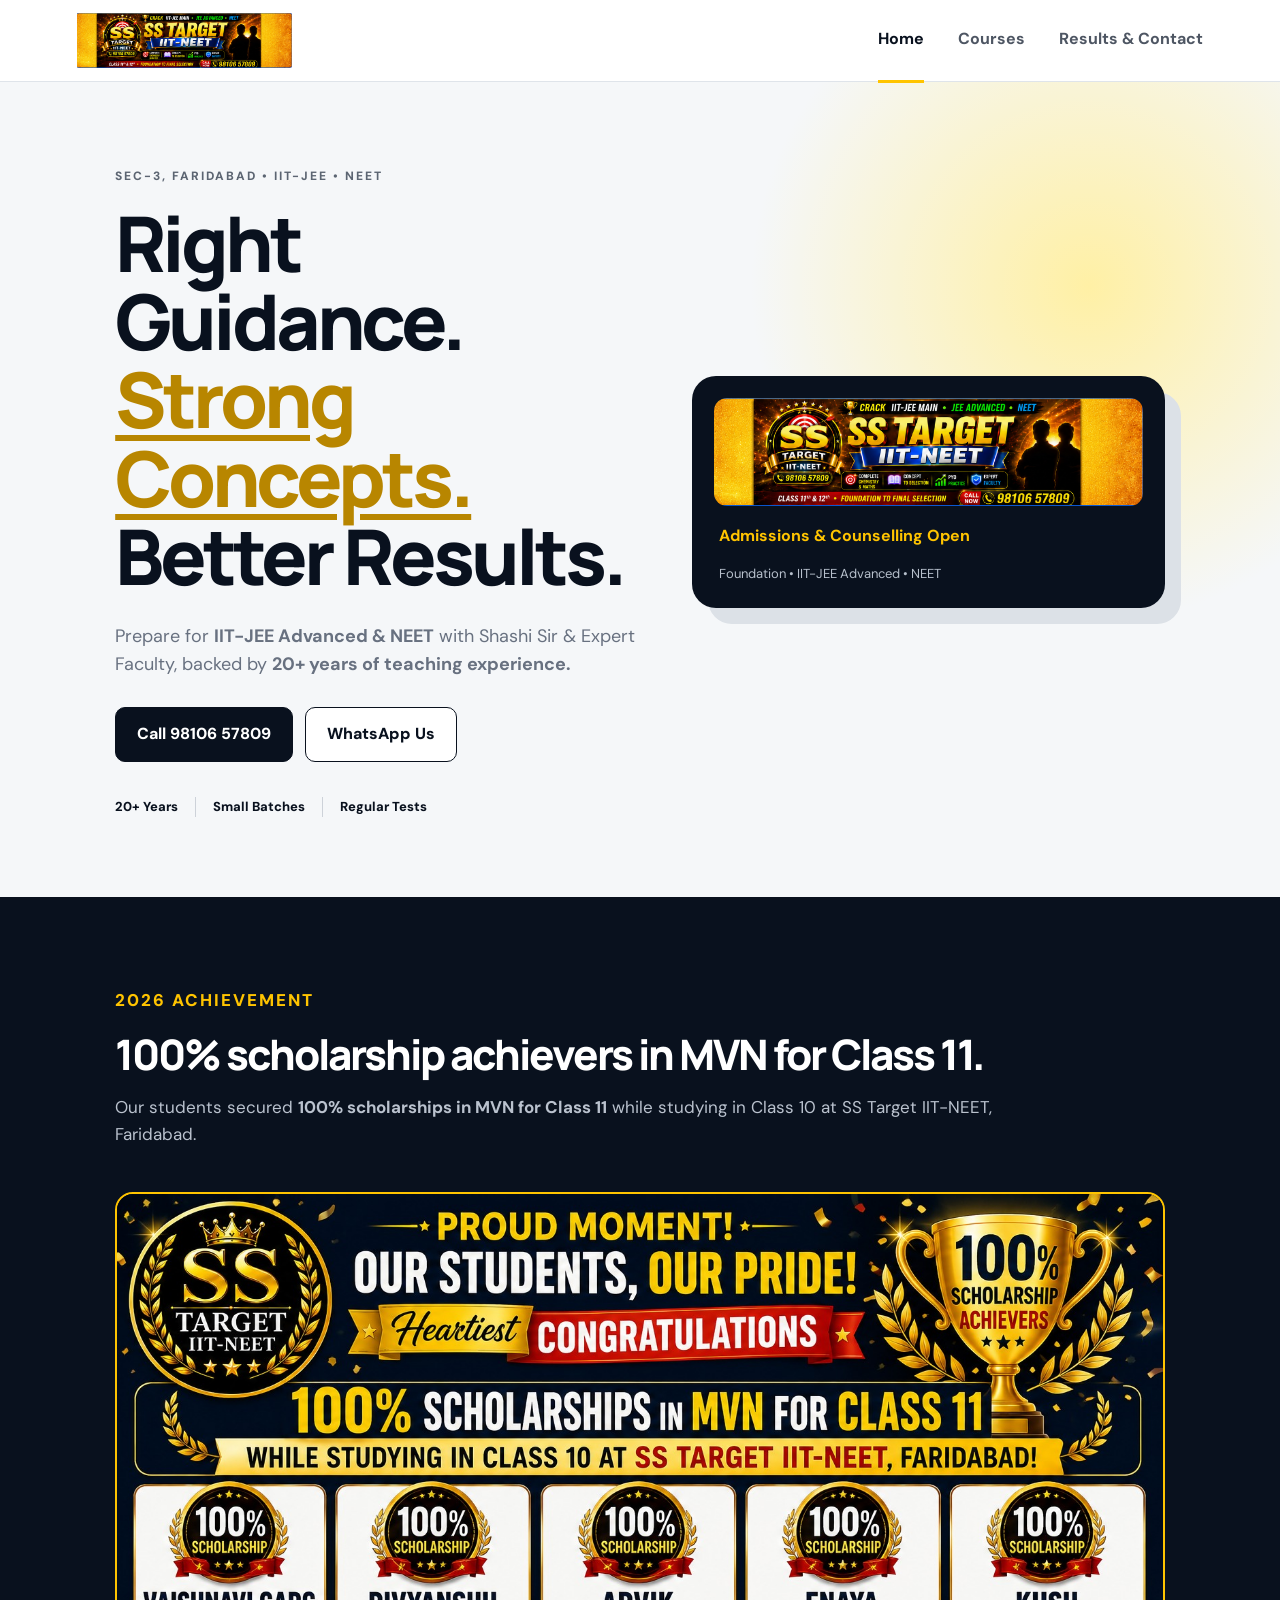
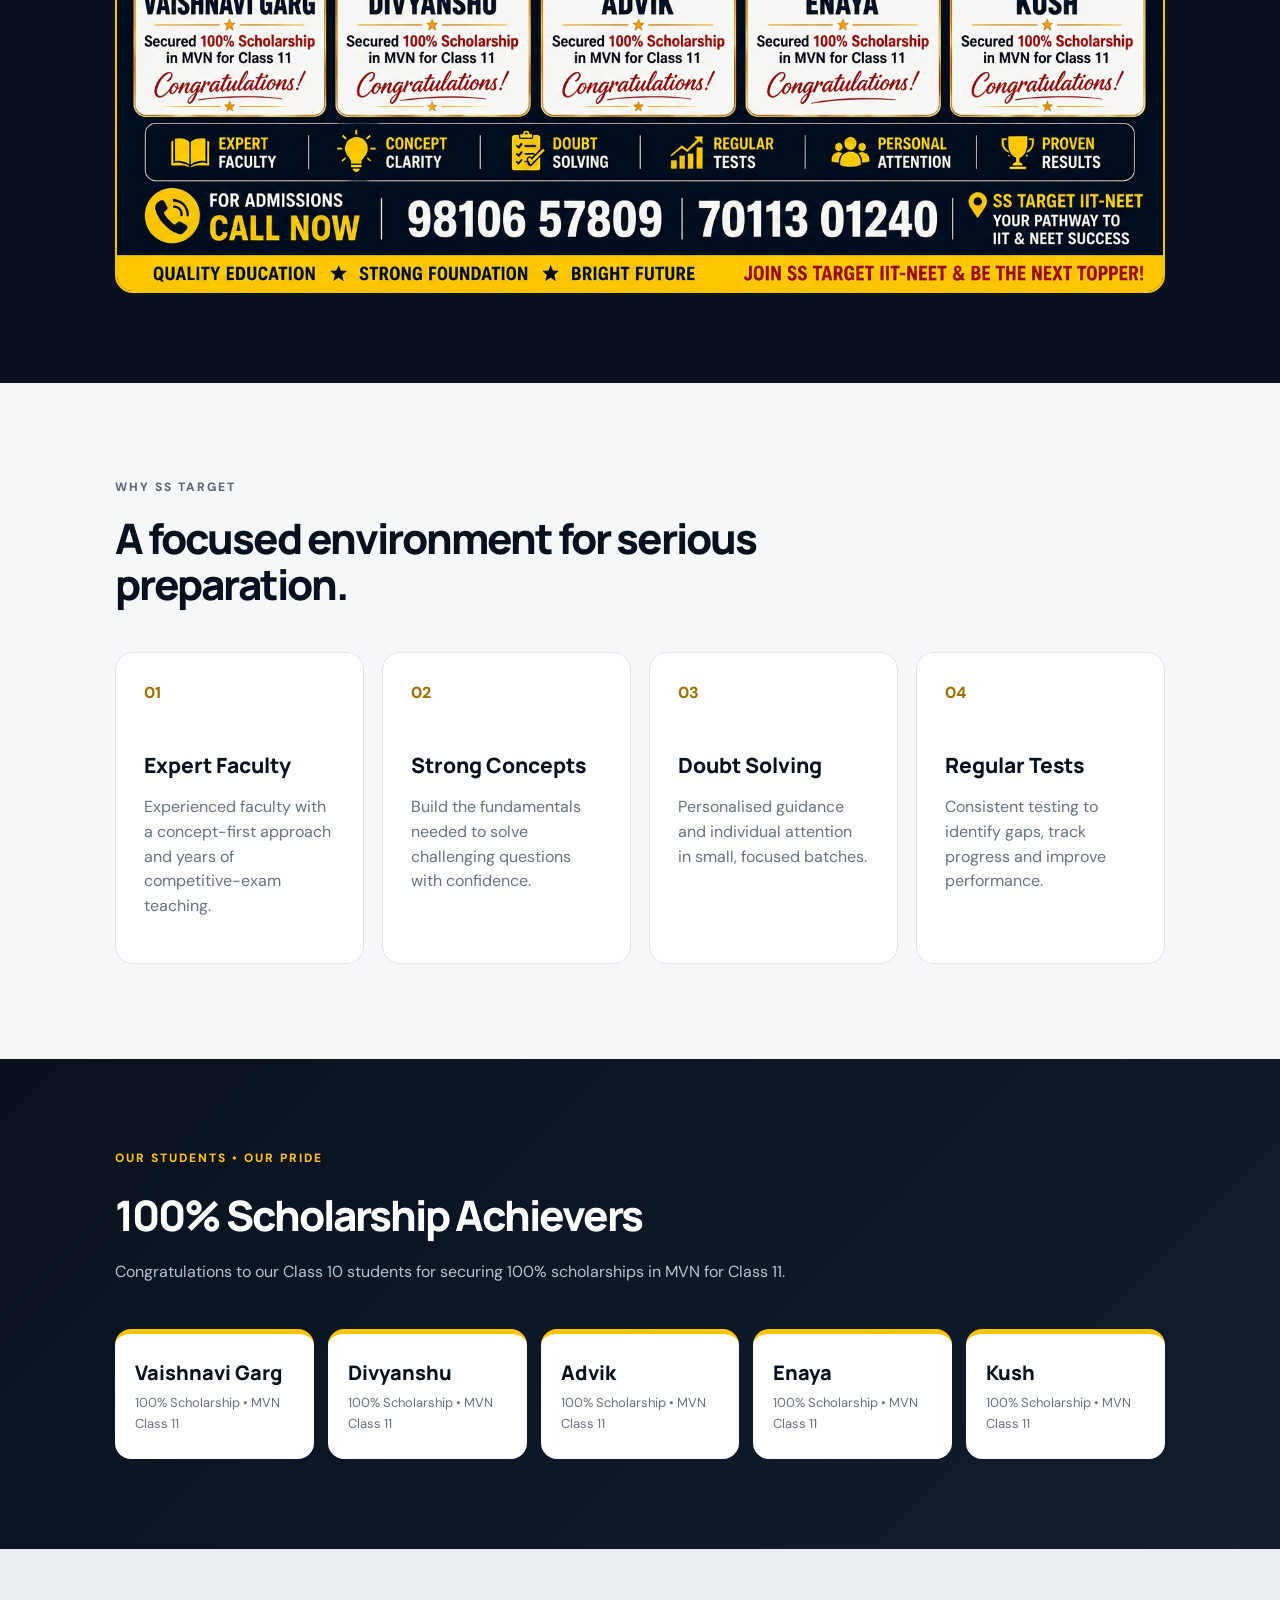
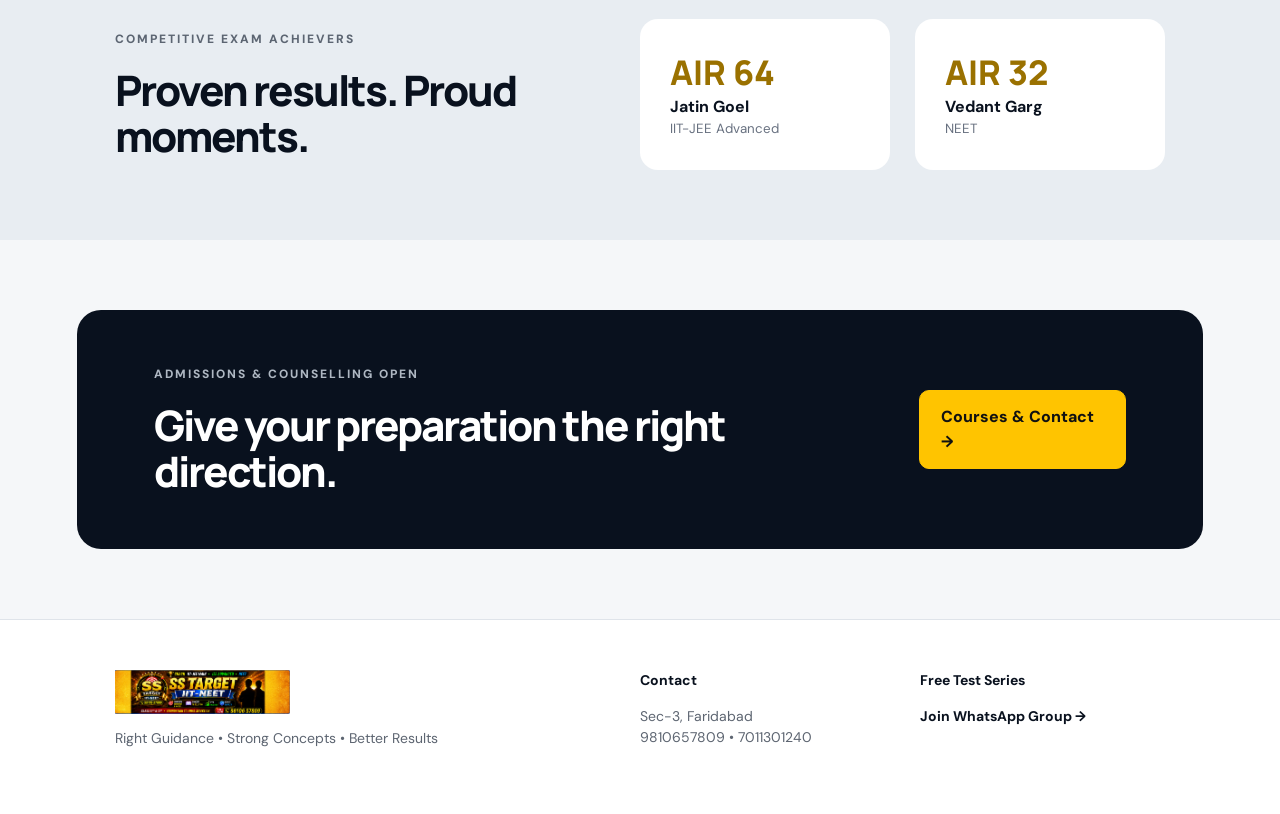
<file: index.html>
<!doctype html>
<html lang="en">
<head>
<meta charset="utf-8"><meta name="viewport" content="width=device-width,initial-scale=1">
<meta name="description" content="SS Target IIT-NEET, Sec-3 Faridabad — IIT-JEE Advanced, NEET and Foundation coaching. 100% scholarship achievers in MVN for Class 11.">
<title>SS Target IIT-NEET | Faridabad</title><link rel="stylesheet" href="style.css">
</head>
<body>
<header class="nav">
<a class="brand" href="index.html"><img src="assets/logo-banner.png" alt="SS Target IIT-NEET"></a>
<button class="menu" onclick="toggleMenu()">☰</button>
<nav id="navlinks"><a class="active" href="index.html">Home</a><a href="courses.html">Courses</a><a href="results.html">Results & Contact</a></nav>
</header>

<main>
<section class="hero">
<div class="hero-copy">
<p class="eyebrow">SEC-3, FARIDABAD • IIT-JEE • NEET</p>
<h1>Right Guidance.<br><em>Strong Concepts.</em><br>Better Results.</h1>
<p class="lead">Prepare for <strong>IIT-JEE Advanced & NEET</strong> with Shashi Sir & Expert Faculty, backed by <strong>20+ years of teaching experience.</strong></p>
<div class="actions"><a class="btn primary" href="tel:9810657809">Call 98106 57809</a><a class="btn ghost" href="https://wa.me/919810657809" target="_blank">WhatsApp Us</a></div>
<div class="proof"><span>20+ Years</span><span>Small Batches</span><span>Regular Tests</span></div>
</div>
<div class="hero-visual"><img src="assets/logo-banner.png" alt="SS Target IIT-NEET coaching banner"><div class="visual-note"><b>Admissions & Counselling Open</b><span>Foundation • IIT-JEE Advanced • NEET</span></div></div>
</section>

<section class="scholarship-highlight">
<div class="section-head"><p class="eyebrow">2026 ACHIEVEMENT</p><h2>100% scholarship achievers in MVN for Class 11.</h2><p>Our students secured <strong>100% scholarships in MVN for Class 11</strong> while studying in Class 10 at SS Target IIT-NEET, Faridabad.</p></div>
<img class="scholarship-img" src="assets/scholarship-banner.jpg" alt="SS Target IIT-NEET students who achieved 100% scholarships in MVN for Class 11">
</section>

<section class="section">
<div class="section-head"><p class="eyebrow">WHY SS TARGET</p><h2>A focused environment for serious preparation.</h2></div>
<div class="cards">
<article><div class="icon">01</div><h3>Expert Faculty</h3><p>Experienced faculty with a concept-first approach and years of competitive-exam teaching.</p></article>
<article><div class="icon">02</div><h3>Strong Concepts</h3><p>Build the fundamentals needed to solve challenging questions with confidence.</p></article>
<article><div class="icon">03</div><h3>Doubt Solving</h3><p>Personalised guidance and individual attention in small, focused batches.</p></article>
<article><div class="icon">04</div><h3>Regular Tests</h3><p>Consistent testing to identify gaps, track progress and improve performance.</p></article>
</div>
</section>

<section class="achievers">
<div class="section-head"><p class="eyebrow">OUR STUDENTS • OUR PRIDE</p><h2>100% Scholarship Achievers</h2><p>Congratulations to our Class 10 students for securing 100% scholarships in MVN for Class 11.</p></div>
<div class="student-grid">
<div class="student"><b>Vaishnavi Garg</b><span>100% Scholarship • MVN Class 11</span></div>
<div class="student"><b>Divyanshu</b><span>100% Scholarship • MVN Class 11</span></div>
<div class="student"><b>Advik</b><span>100% Scholarship • MVN Class 11</span></div>
<div class="student"><b>Enaya</b><span>100% Scholarship • MVN Class 11</span></div>
<div class="student"><b>Kush</b><span>100% Scholarship • MVN Class 11</span></div>
</div>
</section>

<section class="achievement">
<div><p class="eyebrow">COMPETITIVE EXAM ACHIEVERS</p><h2>Proven results. Proud moments.</h2></div>
<div class="rank"><span>AIR 64</span><b>Jatin Goel</b><small>IIT-JEE Advanced</small></div>
<div class="rank"><span>AIR 32</span><b>Vedant Garg</b><small>NEET</small></div>
</section>

<section class="cta"><div><p class="eyebrow">ADMISSIONS & COUNSELLING OPEN</p><h2>Give your preparation the right direction.</h2></div><a class="btn light" href="results.html">Courses & Contact →</a></section>
</main>

<footer><div><a class="brand small" href="index.html"><img src="assets/logo-banner.png" alt="SS Target IIT-NEET"></a><p>Right Guidance • Strong Concepts • Better Results</p></div><div><b>Contact</b><p>Sec-3, Faridabad<br>9810657809 • 7011301240</p></div><div><b>Free Test Series</b><p><a href="https://chat.whatsapp.com/DRGJa2Wt8bTJAhvRB88Jkc" target="_blank">Join WhatsApp Group →</a></p></div></footer>
<script src="script.js"></script></body></html>
</file>
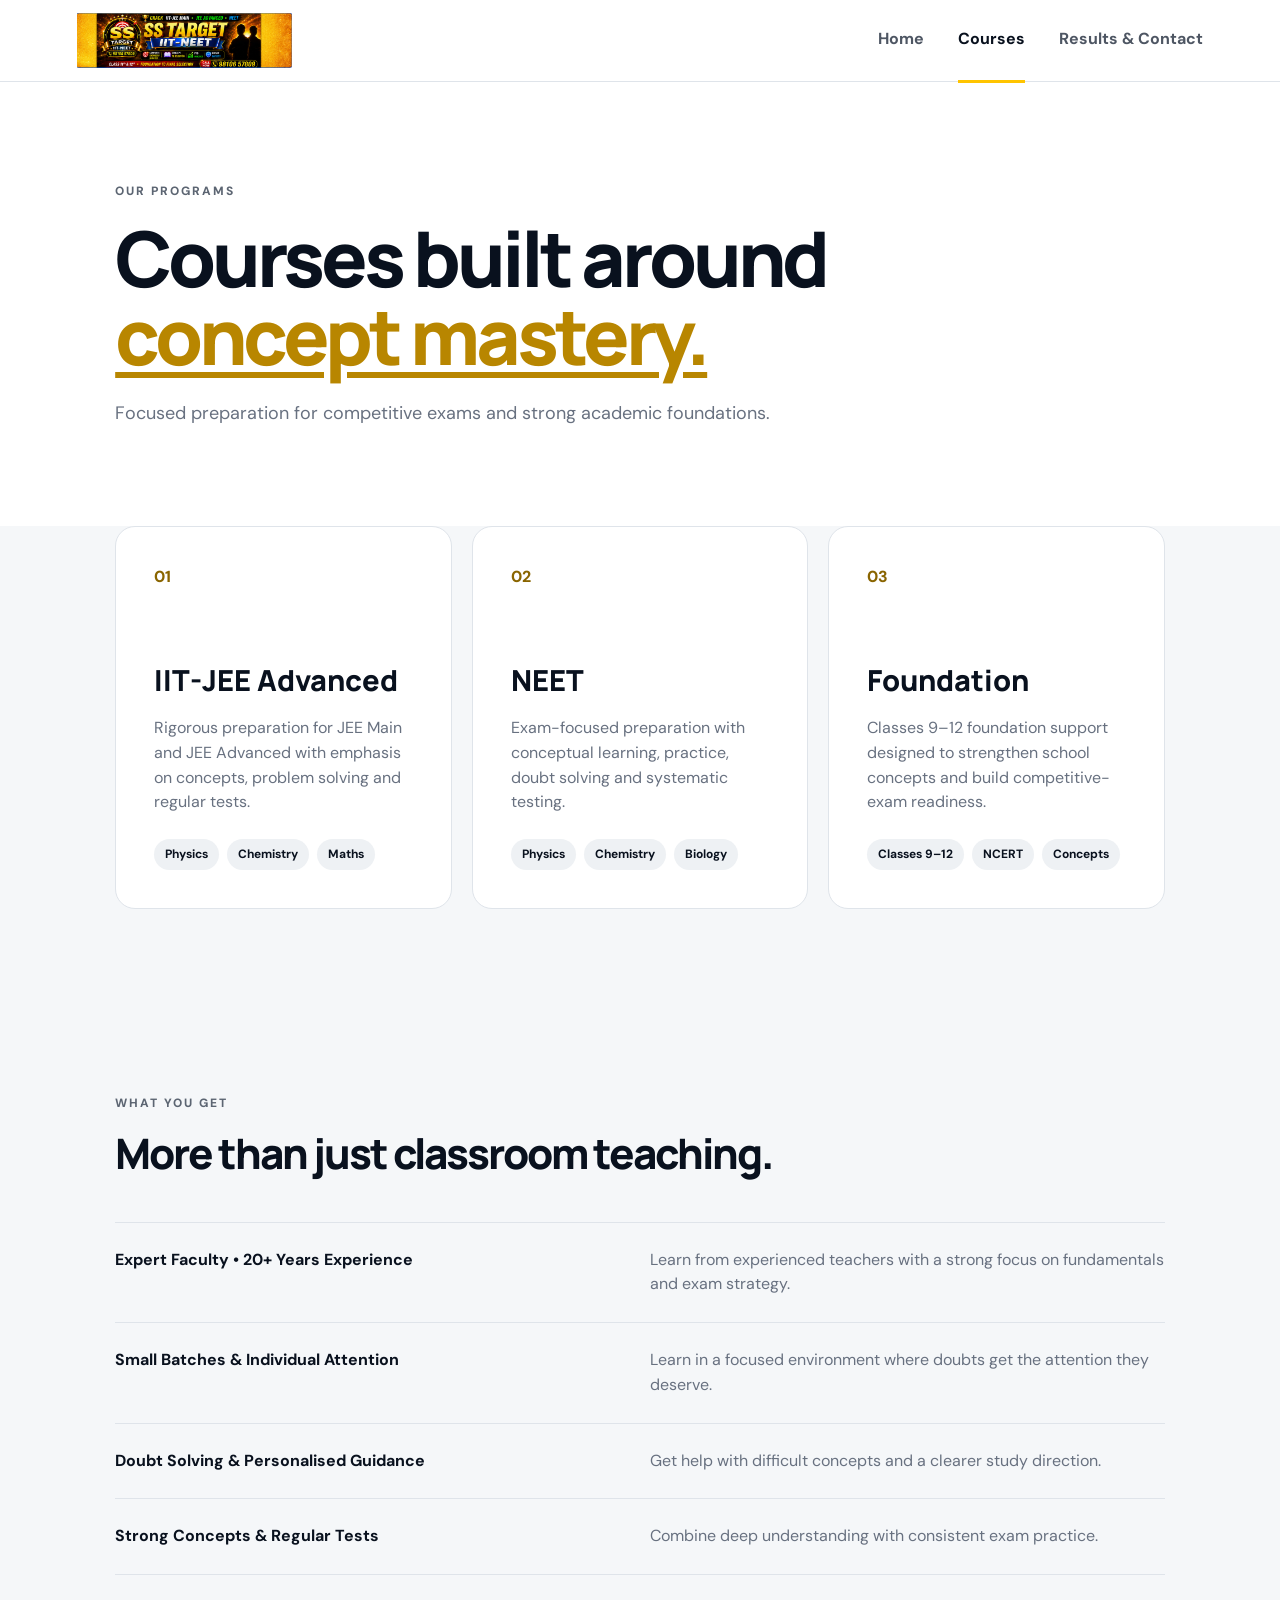
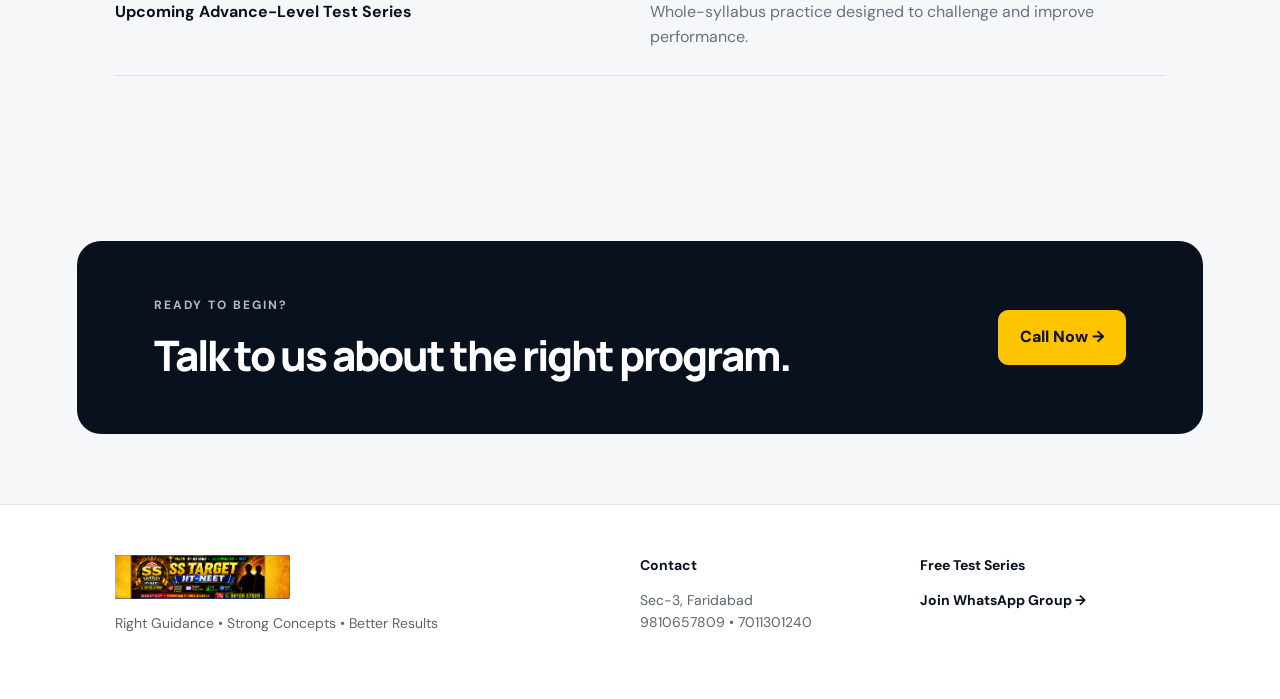
<file: courses.html>
<!doctype html><html lang="en"><head><meta charset="utf-8"><meta name="viewport" content="width=device-width,initial-scale=1"><meta name="description" content="IIT-JEE Advanced, NEET and Foundation courses at SS Target IIT-NEET Faridabad."><title>Courses | SS Target IIT-NEET</title><link rel="stylesheet" href="style.css"></head><body>
<header class="nav"><a class="brand" href="index.html"><img src="assets/logo-banner.png" alt="SS Target IIT-NEET"></a><button class="menu" onclick="toggleMenu()">☰</button><nav id="navlinks"><a href="index.html">Home</a><a class="active" href="courses.html">Courses</a><a href="results.html">Results & Contact</a></nav></header>
<main>
<section class="page-hero"><p class="eyebrow">OUR PROGRAMS</p><h1>Courses built around<br><em>concept mastery.</em></h1><p>Focused preparation for competitive exams and strong academic foundations.</p></section>
<section class="course-grid">
<article class="course"><span>01</span><h2>IIT-JEE Advanced</h2><p>Rigorous preparation for JEE Main and JEE Advanced with emphasis on concepts, problem solving and regular tests.</p><div class="tags"><b>Physics</b><b>Chemistry</b><b>Maths</b></div></article>
<article class="course"><span>02</span><h2>NEET</h2><p>Exam-focused preparation with conceptual learning, practice, doubt solving and systematic testing.</p><div class="tags"><b>Physics</b><b>Chemistry</b><b>Biology</b></div></article>
<article class="course"><span>03</span><h2>Foundation</h2><p>Classes 9–12 foundation support designed to strengthen school concepts and build competitive-exam readiness.</p><div class="tags"><b>Classes 9–12</b><b>NCERT</b><b>Concepts</b></div></article>
</section>
<section class="section"><div class="section-head"><p class="eyebrow">WHAT YOU GET</p><h2>More than just classroom teaching.</h2></div><div class="feature-list">
<div><b>Expert Faculty • 20+ Years Experience</b><span>Learn from experienced teachers with a strong focus on fundamentals and exam strategy.</span></div>
<div><b>Small Batches & Individual Attention</b><span>Learn in a focused environment where doubts get the attention they deserve.</span></div>
<div><b>Doubt Solving & Personalised Guidance</b><span>Get help with difficult concepts and a clearer study direction.</span></div>
<div><b>Strong Concepts & Regular Tests</b><span>Combine deep understanding with consistent exam practice.</span></div>
<div><b>Upcoming Advance-Level Test Series</b><span>Whole-syllabus practice designed to challenge and improve performance.</span></div>
</div></section>
<section class="cta"><div><p class="eyebrow">READY TO BEGIN?</p><h2>Talk to us about the right program.</h2></div><a class="btn light" href="tel:9810657809">Call Now →</a></section>
</main>
<footer><div><a class="brand small" href="index.html"><img src="assets/logo-banner.png" alt="SS Target IIT-NEET"></a><p>Right Guidance • Strong Concepts • Better Results</p></div><div><b>Contact</b><p>Sec-3, Faridabad<br>9810657809 • 7011301240</p></div><div><b>Free Test Series</b><p><a href="https://chat.whatsapp.com/DRGJa2Wt8bTJAhvRB88Jkc" target="_blank">Join WhatsApp Group →</a></p></div></footer><script src="script.js"></script></body></html>
</file>
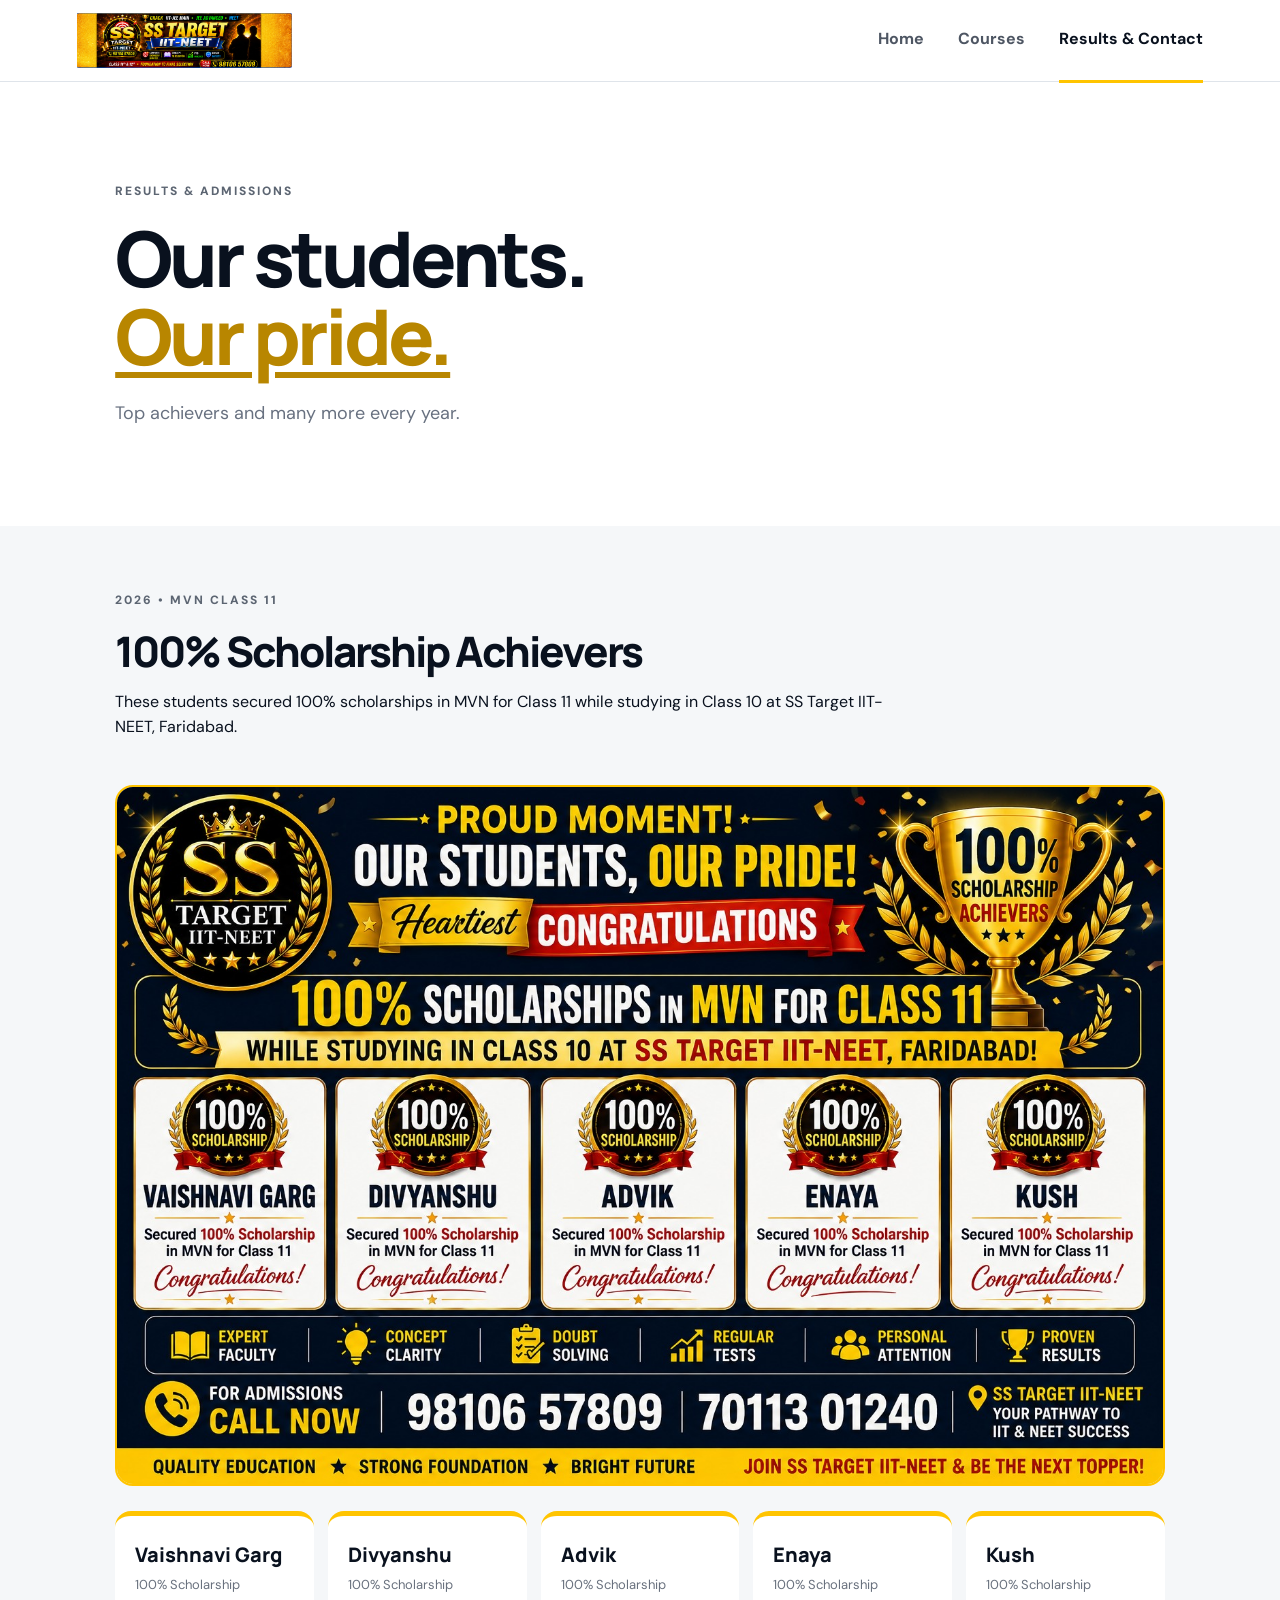
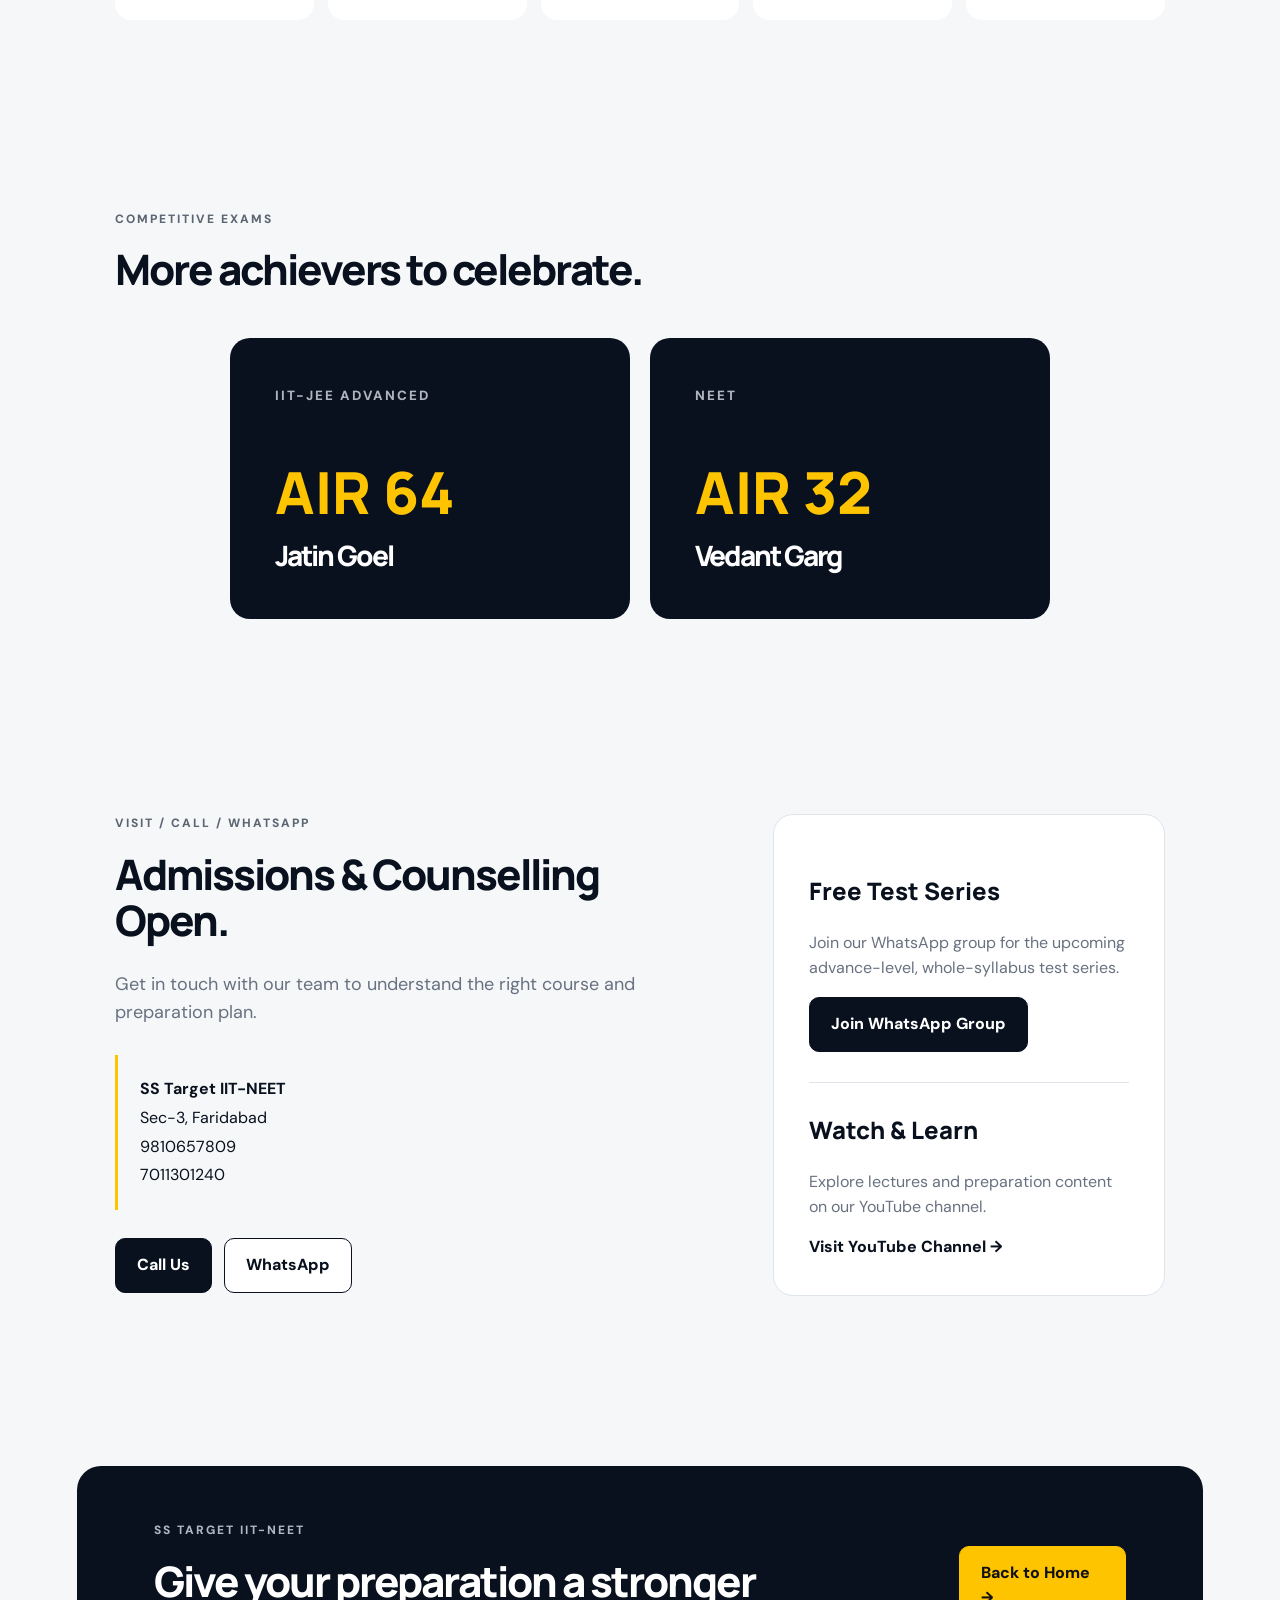
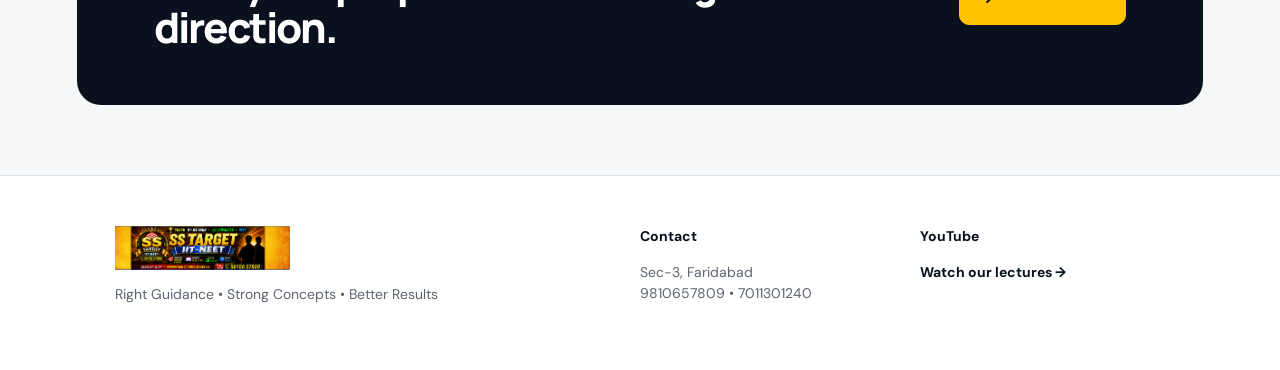
<file: results.html>
<!doctype html><html lang="en"><head><meta charset="utf-8"><meta name="viewport" content="width=device-width,initial-scale=1"><meta name="description" content="SS Target IIT-NEET results, 100% MVN scholarship achievers and admissions contact information."><title>Results & Contact | SS Target IIT-NEET</title><link rel="stylesheet" href="style.css"></head><body>
<header class="nav"><a class="brand" href="index.html"><img src="assets/logo-banner.png" alt="SS Target IIT-NEET"></a><button class="menu" onclick="toggleMenu()">☰</button><nav id="navlinks"><a href="index.html">Home</a><a href="courses.html">Courses</a><a class="active" href="results.html">Results & Contact</a></nav></header>
<main>
<section class="page-hero"><p class="eyebrow">RESULTS & ADMISSIONS</p><h1>Our students.<br><em>Our pride.</em></h1><p>Top achievers and many more every year.</p></section>
<section class="section scholarship-page"><div class="section-head"><p class="eyebrow">2026 • MVN CLASS 11</p><h2>100% Scholarship Achievers</h2><p>These students secured 100% scholarships in MVN for Class 11 while studying in Class 10 at SS Target IIT-NEET, Faridabad.</p></div><img class="scholarship-img" src="assets/scholarship-banner.jpg" alt="100% scholarship achievers at MVN for Class 11"><div class="student-grid results-students">
<div class="student"><b>Vaishnavi Garg</b><span>100% Scholarship</span></div><div class="student"><b>Divyanshu</b><span>100% Scholarship</span></div><div class="student"><b>Advik</b><span>100% Scholarship</span></div><div class="student"><b>Enaya</b><span>100% Scholarship</span></div><div class="student"><b>Kush</b><span>100% Scholarship</span></div>
</div></section>
<section class="section"><div class="section-head"><p class="eyebrow">COMPETITIVE EXAMS</p><h2>More achievers to celebrate.</h2></div><div class="results-grid"><article class="result"><small>IIT-JEE ADVANCED</small><strong>AIR 64</strong><h2>Jatin Goel</h2></article><article class="result"><small>NEET</small><strong>AIR 32</strong><h2>Vedant Garg</h2></article></div></section>
<section class="contact"><div><p class="eyebrow">VISIT / CALL / WHATSAPP</p><h2>Admissions & Counselling Open.</h2><p class="lead">Get in touch with our team to understand the right course and preparation plan.</p><div class="contact-box"><b>SS Target IIT-NEET</b><span>Sec-3, Faridabad</span><span>9810657809</span><span>7011301240</span></div><div class="actions"><a class="btn primary" href="tel:9810657809">Call Us</a><a class="btn ghost" href="https://wa.me/919810657809" target="_blank">WhatsApp</a></div></div>
<div class="contact-panel"><h3>Free Test Series</h3><p>Join our WhatsApp group for the upcoming advance-level, whole-syllabus test series.</p><a class="btn primary" href="https://chat.whatsapp.com/DRGJa2Wt8bTJAhvRB88Jkc" target="_blank">Join WhatsApp Group</a><hr><h3>Watch & Learn</h3><p>Explore lectures and preparation content on our YouTube channel.</p><a class="text-link" href="https://www.youtube.com/@SS-Target-IIT-NEET-JEE" target="_blank">Visit YouTube Channel →</a></div></section>
<section class="cta"><div><p class="eyebrow">SS TARGET IIT-NEET</p><h2>Give your preparation a stronger direction.</h2></div><a class="btn light" href="index.html">Back to Home →</a></section>
</main>
<footer><div><a class="brand small" href="index.html"><img src="assets/logo-banner.png" alt="SS Target IIT-NEET"></a><p>Right Guidance • Strong Concepts • Better Results</p></div><div><b>Contact</b><p>Sec-3, Faridabad<br>9810657809 • 7011301240</p></div><div><b>YouTube</b><p><a href="https://www.youtube.com/@SS-Target-IIT-NEET-JEE" target="_blank">Watch our lectures →</a></p></div></footer><script src="script.js"></script></body></html>
</file>
<file: style.css>
@import url('https://fonts.googleapis.com/css2?family=DM+Sans:wght@400;500;600;700&family=Manrope:wght@700;800&display=swap');
:root{--ink:#09111e;--muted:#687180;--paper:#f5f7f9;--card:#fff;--gold:#ffc400;--gold2:#ffe36b;--red:#b91c1c;--line:#dfe4ea}
*{box-sizing:border-box}body{margin:0;background:var(--paper);color:var(--ink);font-family:"DM Sans",Arial,sans-serif;line-height:1.55}a{text-decoration:none;color:inherit}.nav{height:82px;background:#fff;border-bottom:1px solid var(--line);display:flex;align-items:center;justify-content:space-between;padding:0 6vw;position:sticky;top:0;z-index:10}.brand{display:block;width:215px}.brand img{width:100%;height:auto;display:block}.brand.small{width:175px}.menu{display:none;background:none;border:0;font-size:25px}nav{display:flex;gap:34px;font-weight:700;color:#4e5663}nav a{padding:29px 0}nav .active{color:var(--ink);border-bottom:3px solid var(--gold)}
.hero{min-height:650px;padding:85px 9vw 80px;display:grid;grid-template-columns:1.05fr .95fr;gap:55px;align-items:center;background:radial-gradient(circle at 85% 25%,#fff0a5 0,transparent 27%),#f5f7f9}.eyebrow{font-size:12px;font-weight:800;letter-spacing:2px;margin:0 0 18px;color:#5c6572}.hero h1,.page-hero h1{font:800 clamp(46px,6vw,80px)/1.02 Manrope,Arial;margin:0;letter-spacing:-4px}.hero h1 em,.page-hero h1 em{font-style:normal;color:#b88600;text-decoration:underline;text-decoration-thickness:6px;text-underline-offset:7px}.lead{font-size:18px;color:var(--muted);max-width:650px;margin:28px 0}.actions{display:flex;gap:12px;flex-wrap:wrap}.btn{display:inline-block;padding:14px 21px;border-radius:10px;font-weight:800;border:1px solid var(--ink)}.primary{background:var(--ink);color:#fff}.ghost{background:#fff}.light{background:var(--gold);border-color:var(--gold);color:#111}.proof{display:flex;gap:0;margin-top:35px;flex-wrap:wrap}.proof span{font-size:13px;font-weight:800;padding:0 17px;border-right:1px solid #cdd2d9}.proof span:first-child{padding-left:0}.proof span:last-child{border:0}.hero-visual{background:var(--ink);border-radius:24px;padding:22px;box-shadow:16px 16px 0 #dce1e7}.hero-visual>img{display:block;width:100%;border-radius:13px}.visual-note{color:#fff;padding:18px 5px 2px;display:flex;justify-content:space-between;gap:15px;flex-wrap:wrap}.visual-note b{color:var(--gold)}.visual-note span{font-size:13px;color:#b7c0cc}
.scholarship-highlight{padding:90px 9vw;background:#09111e;color:#fff}.scholarship-highlight .section-head{max-width:900px}.scholarship-highlight .eyebrow{color:var(--gold)}.scholarship-highlight h2{font:800 42px/1.1 Manrope;margin:0 0 15px;letter-spacing:-2px}.scholarship-highlight p{color:#bac2ce;font-size:17px}.scholarship-img{display:block;width:100%;height:auto;border-radius:18px;border:2px solid var(--gold);margin-top:35px}
.section{padding:95px 9vw}.section-head{max-width:800px;margin-bottom:45px}.section h2,.achievement h2,.cta h2,.contact h2{font:800 42px/1.1 Manrope;margin:0;letter-spacing:-2px}.cards{display:grid;grid-template-columns:repeat(4,1fr);gap:18px}.cards article{background:#fff;border:1px solid var(--line);border-radius:18px;padding:28px;min-height:270px}.icon{font-weight:800;color:#9b7200;margin-bottom:45px}.cards h3{font:800 21px Manrope;margin:0 0 10px}.cards p{color:var(--muted)}
.achievers{padding:90px 9vw;background:linear-gradient(135deg,#09111e,#111d2d);color:#fff}.achievers .eyebrow{color:var(--gold)}.achievers h2{font:800 42px Manrope;margin:0 0 12px;letter-spacing:-2px}.achievers .section-head>p:last-child{color:#b9c2ce}.student-grid{display:grid;grid-template-columns:repeat(5,1fr);gap:14px}.student{background:#fff;color:var(--ink);border-radius:16px;padding:25px 20px;border-top:5px solid var(--gold)}.student b{font:800 20px Manrope;display:block}.student span{display:block;color:#69717e;font-size:13px;margin-top:7px}.achievement{background:#e8edf2;padding:70px 9vw;display:grid;grid-template-columns:1.4fr .7fr .7fr;gap:25px;align-items:center}.rank{background:#fff;border-radius:18px;padding:30px}.rank span{display:block;font:800 34px Manrope;color:#9a7100}.rank b,.rank small{display:block}.rank small{color:var(--muted)}
.cta{margin:70px 6vw;padding:55px 6vw;background:var(--ink);color:#fff;border-radius:24px;display:flex;justify-content:space-between;align-items:center;gap:30px}.cta .eyebrow{color:#aeb7c2}.page-hero{padding:100px 9vw 80px;background:#fff}.page-hero>p:last-child{color:var(--muted);font-size:18px;margin-top:25px}.course-grid,.results-grid{padding:0 9vw 90px;display:grid;grid-template-columns:repeat(3,1fr);gap:20px}.course{background:#fff;border:1px solid var(--line);border-radius:20px;padding:38px;min-height:330px}.course>span{font-weight:800;color:#8a6500}.course h2{font:800 29px Manrope;margin:70px 0 12px}.course p{color:var(--muted)}.tags{display:flex;gap:8px;flex-wrap:wrap;margin-top:24px}.tags b{background:#eef1f4;border-radius:20px;padding:6px 11px;font-size:12px}.feature-list{border-top:1px solid var(--line)}.feature-list div{padding:25px 0;border-bottom:1px solid var(--line);display:grid;grid-template-columns:1fr 1fr;gap:20px}.feature-list span{color:var(--muted)}.results-grid{grid-template-columns:1fr 1fr}.result{background:var(--ink);color:#fff;border-radius:20px;padding:45px;min-height:280px}.result small{letter-spacing:2px;color:#aeb5bf;font-weight:800}.result strong{display:block;font:800 58px Manrope;color:var(--gold);margin:45px 0 5px}.result h2{margin:0;font:800 28px Manrope}.scholarship-page{padding-top:65px}.results-students{grid-template-columns:repeat(5,1fr);margin-top:25px}.contact{padding:10px 9vw 100px;display:grid;grid-template-columns:1.2fr .8fr;gap:70px}.contact-box{margin:28px 0;padding:22px;border-left:3px solid var(--gold);display:grid;gap:4px}.contact-panel{background:#fff;border:1px solid var(--line);border-radius:20px;padding:35px}.contact-panel h3{font:800 24px Manrope}.contact-panel p{color:var(--muted)}.contact-panel hr{border:0;border-top:1px solid var(--line);margin:30px 0}.text-link{font-weight:800}footer{background:#fff;border-top:1px solid var(--line);padding:50px 9vw;display:grid;grid-template-columns:2fr 1fr 1fr;gap:35px;color:#5d6571;font-size:14px}footer b{color:var(--ink)}footer a{font-weight:700;color:var(--ink)}
@media(max-width:900px){.nav{padding:0 5vw}.menu{display:block}nav{display:none;position:absolute;top:82px;left:0;right:0;background:#fff;padding:10px 5vw 20px;flex-direction:column;gap:0;border-bottom:1px solid var(--line)}nav.open{display:flex}nav a{padding:12px 0}.hero{grid-template-columns:1fr;padding:70px 7vw}.cards{grid-template-columns:1fr 1fr}.student-grid,.results-students{grid-template-columns:1fr 1fr}.achievement,.contact{grid-template-columns:1fr}.section,.page-hero{padding:70px 7vw}.course-grid,.results-grid{grid-template-columns:1fr;padding-left:7vw;padding-right:7vw}.feature-list div{grid-template-columns:1fr}.scholarship-highlight,.achievers{padding:70px 7vw}.cta{margin:50px 5vw;padding:40px 7vw;display:block}.cta .btn{margin-top:25px}footer{grid-template-columns:1fr;padding:45px 7vw}.brand{width:180px}.hero h1,.page-hero h1{letter-spacing:-2.5px}}
@media(max-width:560px){.hero-visual{padding:12px}.cards{grid-template-columns:1fr}.student-grid,.results-students{grid-template-columns:1fr}.strip{grid-template-columns:1fr 1fr}.scholarship-highlight h2,.section h2,.achievers h2,.cta h2{font-size:32px}.result strong{font-size:48px}}
</file>
